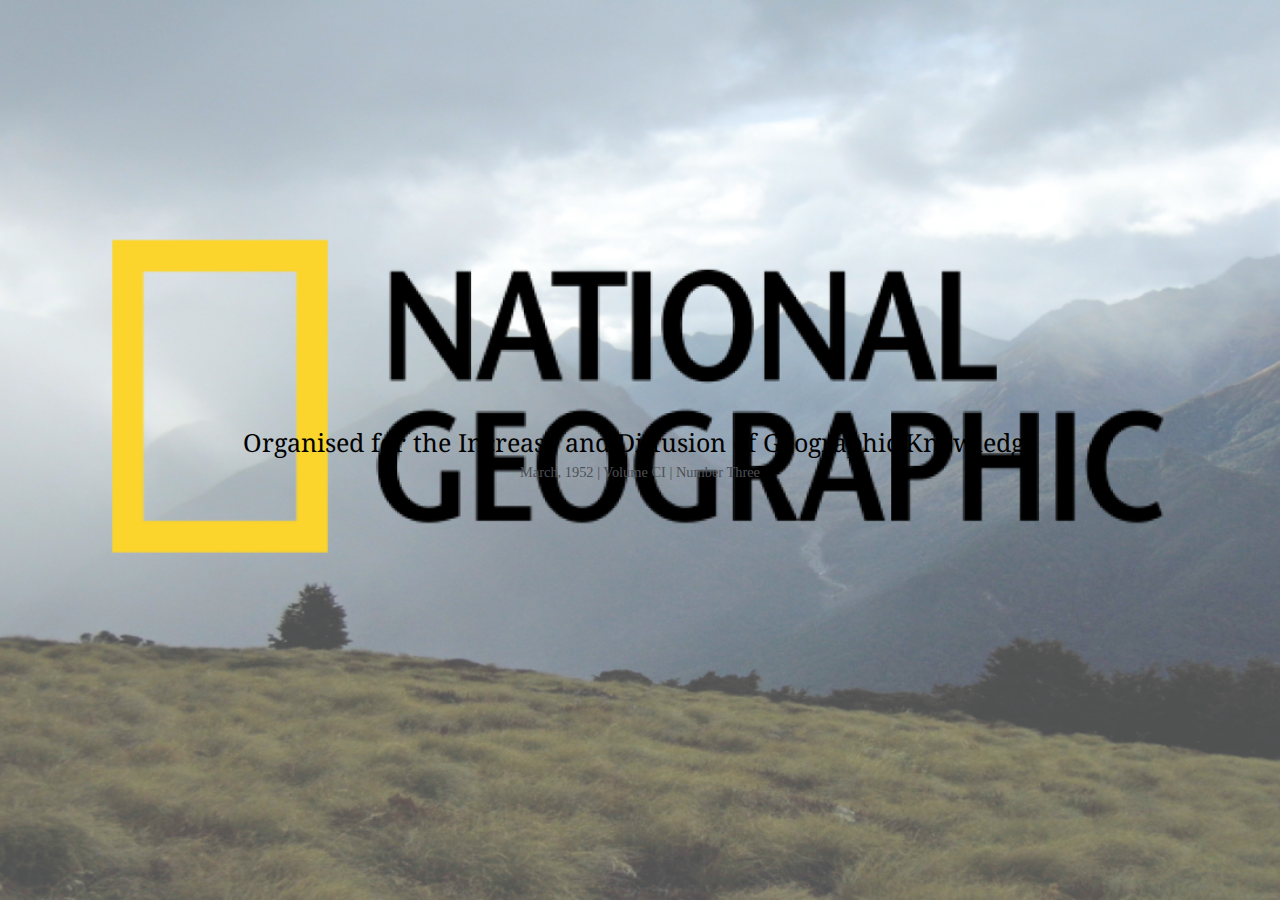
<file: 2b/title.html>
<!DOCTYPE html>
<html>
<head>
    <link rel="stylesheet" type="text/css" href="title.css" />
    <!-- Google Fonts -->
<link href='https://fonts.googleapis.com/css?family=Raleway:400,300,100' rel='stylesheet' type='text/css'>
<link href='https://fonts.googleapis.com/css?family=Droid+Serif' rel='stylesheet' type='text/css'>
</head>

<body>
    <p class="subtitle">Organised for the Increase and Diffusion of Geographic Knowledge
    <div class="issueinfo">March, 1952 | Volume CI | Number Three</div> </p>
    
    
    
</body> 
</html>
</file>
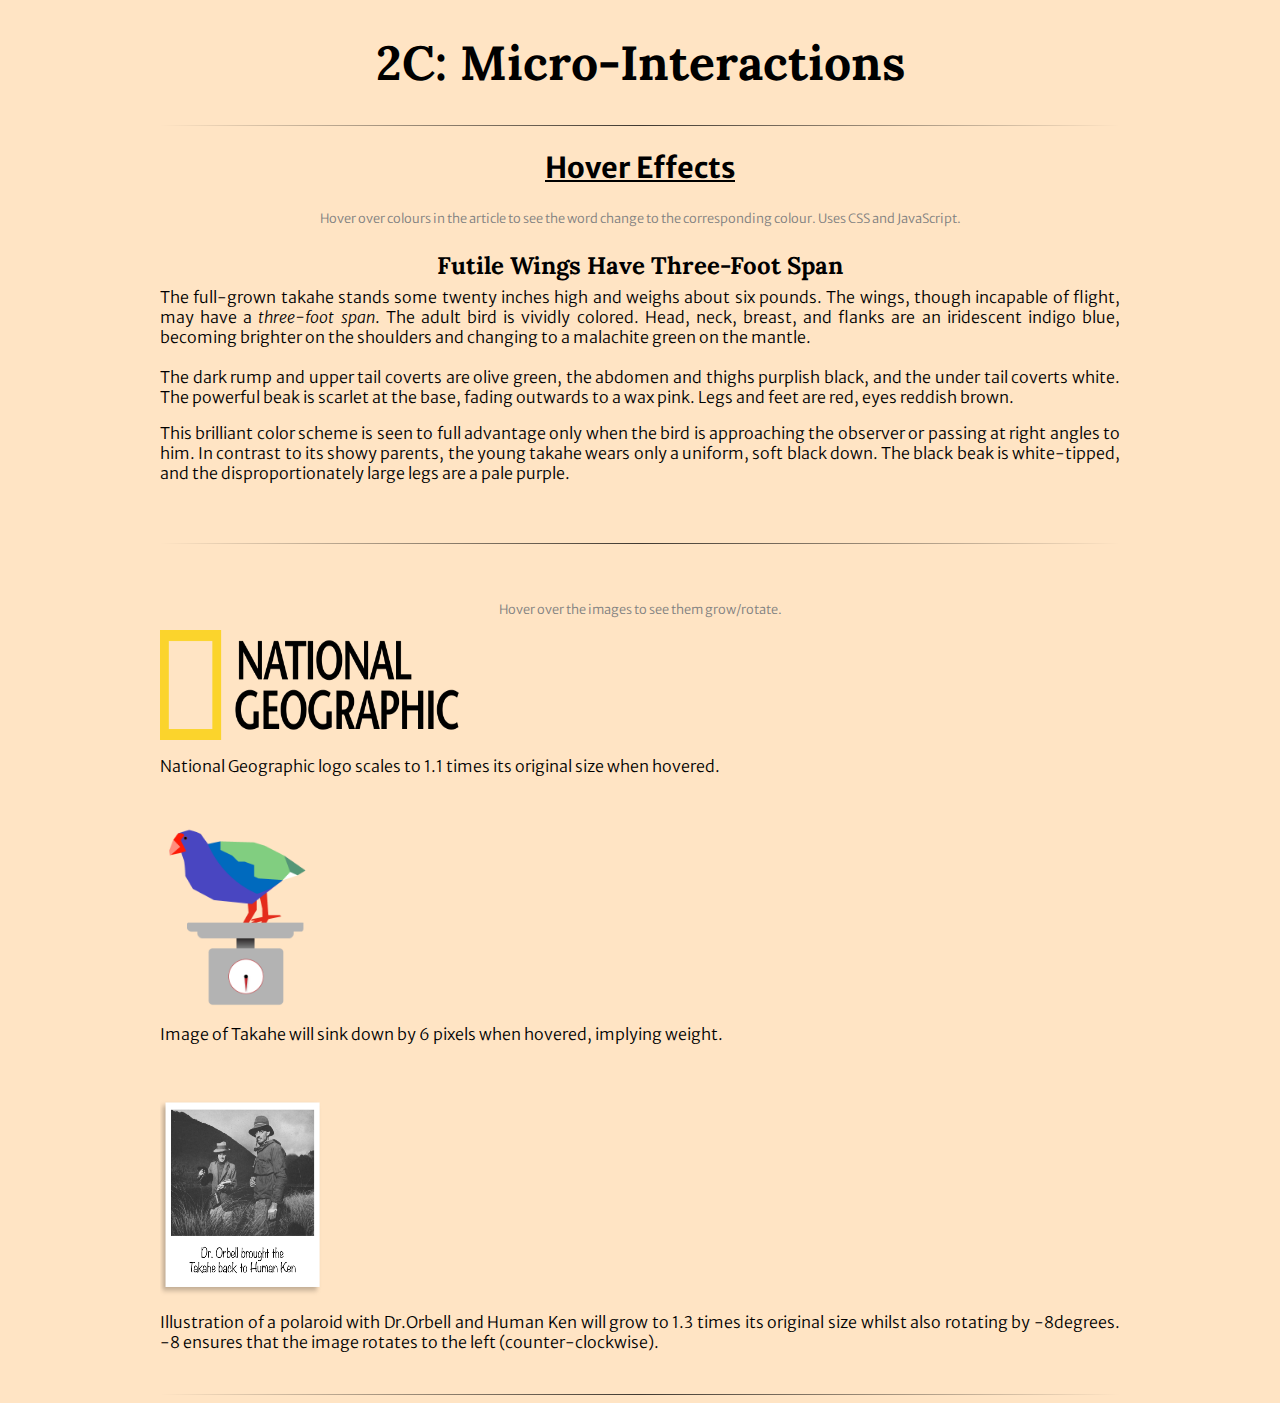
<file: 2c/hovereffects.html>
<!DOCTYPE html>
<html lang="en">
<head>
    <title>Hover Effects Prototype</title>
    <meta charset="utf-8"/>
    
<!-- GOOGLE FONTS to be used in final website-->    
    <link href='https://fonts.googleapis.com/css?family=Merriweather:300' rel='stylesheet' type='text/css'>
    <link href='https://fonts.googleapis.com/css?family=Merriweather+Sans:400,300' rel='stylesheet' type='text/css'>
    <link href='https://fonts.googleapis.com/css?family=Lora' rel='stylesheet' type='text/css'>

    
<!-- JavaScript for colour changing hover effects -->    
    <script type="text/javascript">
        document.getElementByClass('indigoblue').onmouseover.style.color = "#324AB2;';
        document.getElementByClass('green').onmouseover.style.color = "#0BDA51;';
        document.getElementByClass('olivegreen').onmouseover.style.color = "#556B2F;';
        document.getElementByClass('purplishblack').onmouseover.style.color = "#2E0854;';
        document.getElementByClass('scarlet').onmouseover.style.color = "#FF2400;';
        document.getElementByClass('waxpink').onmouseover.style.color = "#FFE1E6;';
        document.getElementByClass('red').onmouseover.style.color = "#FF0000;';
        document.getElementByClass('reddishbrown').onmouseover.style.color = "#8E2323;';
        document.getElementByClass('palepurple').onmouseover.style.color = "#B19CD9;';
        document.getElementByClass('black').onmouseover.style.color = "#000;';
</script>    
    
<style>
    body {
        margin: 0 auto;
        max-width: 960px;
        background-color: bisque;
    }
    
    h1 {
        font-family: 'Lora', serif;
        font-size: 3em;
        text-align: center;
    }
    
    h2 {
        font-family: 'Merriweather Sans', sans-serif;
        font-size: 1.8em;
        text-align: center;
        text-decoration: underline;
    }
    
    h3 {
        font-family: 'Lora', serif;
        text-align: center;
        font-size: 1.5em;
        margin-bottom: -10px;
    }
    
    p {
        font-family: 'Merriweather Sans', sans-serif;
        text-align: justify;
        font-weight: lighter;
    }
    
    .info {
        color: grey;
        font-size: 0.8em;
        text-align: center;
    }
    
    hr {
    border: 0;
    height: 1px;
    background-image: linear-gradient(to right, rgba(0, 0, 0, 0), rgba(0, 0, 0, 0.75), rgba(0, 0, 0, 0));
    }
    
/* On final website text will be white and will change to the colours below on hover */
.indigoblue:hover { 
    color: #324AB2;
}

.green:hover {
    color: #0BDA51;
}

.olivegreen:hover {
    color: #556B2F;
}

.purplishblack:hover {
    color: #2E0854;
}

.scarlet:hover {
    color: #FF2400;
}

.waxpink:hover {
    color: #FFE1E6;
}

.red:hover {
    color: #FF0000;
}

.reddishbrown:hover {
    color: #8E2323;
}

.palepurple:hover {
    color: #B19CD9;
}

.black:hover {
    color: #000;
}   
    
    
    /* CSS ANIMATIONS/TRANSITIONS/HOVER EFFECTS */
/*Images will have hover effects to add a degree of interaction to the site - from hover.css */

.hvr-grow { /* Grow on mouse hover -- plan to use on national geographic logo */
  display: inline-block;
  vertical-align: middle;
  -webkit-transform: translateZ(0);
  transform: translateZ(0);
  box-shadow: 0 0 1px rgba(0, 0, 0, 0);
  -webkit-backface-visibility: hidden;
  backface-visibility: hidden;
  -moz-osx-font-smoothing: grayscale;
  -webkit-transition-duration: 0.3s;
  transition-duration: 0.3s;
  -webkit-transition-property: transform;
  transition-property: transform;
}
.hvr-grow:hover, .hvr-grow:focus, .hvr-grow:active {
  -webkit-transform: scale(1.1);
  transform: scale(1.1);
}

.hvr-sink { /* Sink down on hover -- used on a takahe image */
  display: inline-block;
  vertical-align: middle;
  -webkit-transform: translateZ(0);
  transform: translateZ(0);
  box-shadow: 0 0 1px rgba(0, 0, 0, 0);
  -webkit-backface-visibility: hidden;
  backface-visibility: hidden;
  -moz-osx-font-smoothing: grayscale;
  -webkit-transition-duration: 0.3s;
  transition-duration: 0.3s;
  -webkit-transition-property: transform;
  transition-property: transform;
  -webkit-transition-timing-function: ease-out;
  transition-timing-function: ease-out;
}
.hvr-sink:hover, .hvr-sink:focus, .hvr-sink:active {
  -webkit-transform: translateY(6px);
  transform: translateY(6px);
}

/* Grow Rotate */
.hvr-grow-rotate { /*Grow and rotate slightly on hover -- used on dr.orbell polaroid*/
  display: inline-block;
  vertical-align: middle;
  -webkit-transform: translateZ(0);
  transform: translateZ(0);
  box-shadow: 0 0 1px rgba(0, 0, 0, 0);
  -webkit-backface-visibility: hidden;
  backface-visibility: hidden;
  -moz-osx-font-smoothing: grayscale;
  -webkit-transition-duration: 0.3s;
  transition-duration: 0.3s;
  -webkit-transition-property: transform;
  transition-property: transform;
}
.hvr-grow-rotate:hover, .hvr-grow-rotate:focus, .hvr-grow-rotate:active {
  -webkit-transform: scale(1.3) rotate(-8deg);
  transform: scale(1.3) rotate(-8deg);
}
    
</style>
</head>

    
    
    
    
<body>
    <h1>2C: Micro-Interactions</h1>
    <hr>
    
    <h2>Hover Effects</h2>

    
    
    <!-- Section of the article which will have the COLOR CHANGE HOVER -->
    <p class="info">Hover over colours in the article to see the word change to the corresponding colour. Uses CSS and JavaScript.</p>
<h3>Futile Wings Have Three-Foot Span</h3> 
            <p>The full-grown takahe stands some twenty inches high and weighs about six pounds. The wings, though incapable of flight, may have a <i>three-foot span</i>. The adult bird is vividly colored. Head, neck, breast, and flanks are an <span class="indigoblue">iridescent indigo blue</span>, becoming brighter on the shoulders and changing to a <span class="green">malachite green</span> on the mantle. <br />
<br />
                The dark rump and upper tail coverts are <span class="olivegreen">olive green</span>, the abdomen and thighs <span class="purplishblack">purplish black</span>, and the under tail coverts white. The powerful beak is <span class="scarlet">scarlet</span> at the base, fading outwards to a <span class="waxpink">wax pink</span>. Legs and feet are <span class="red">red</span>, eyes <span class="reddishbrown">reddish brown</span>.</p> 
    
    <p>This brilliant color scheme is seen to full advantage only when the bird is approaching the observer or passing at right angles to him. In contrast to its showy parents, the young takahe wears only a uniform, <span class="black">soft black down</span>. The black beak is white-tipped, and the disproportionately large legs are a <span class="palepurple">pale purple</span>.</p>
    <br />
    <br />
    <hr>
    <br />
    <br />
    
    
    
    <!-- Images throughout the website will have GROW/ROTATE HOVER EFFECTS -->
    <p class="info">Hover over the images to see them grow/rotate.</p>
    <img id="ngtitle" class="hvr-grow" src="images/nationalgeographic.png" alt="national geographic logo title" style="height: 110px; width: 300px;"> <br />
    <p>National Geographic logo scales to 1.1 times its original size when hovered.</p>
    <br />
    <br />
    
    <img id="takaheaportrait" class="hvr-sink" src="images/takaheportrait.png" alt="Close up image of Adult Takahea" style="height:180px;width:150px;">
    <p>Image of Takahe will sink down by 6 pixels when hovered, implying weight.</p>
    <br />
    <br />
    
    <img id="leftimg" class="hvr-grow-rotate" src="images/bentbilliardpipe.png" alt="Photograph of Dr Orbell and Human Ken" style="height: 200px; width: 180px">
    <p>Illustration of a polaroid with Dr.Orbell and Human Ken will grow to 1.3 times its original size whilst also rotating by -8degrees. -8 ensures that the image rotates to the left (counter-clockwise).</p>
    <br />
    <hr>
    
    
    
    
    
    
    
</body>
</html>
</file>
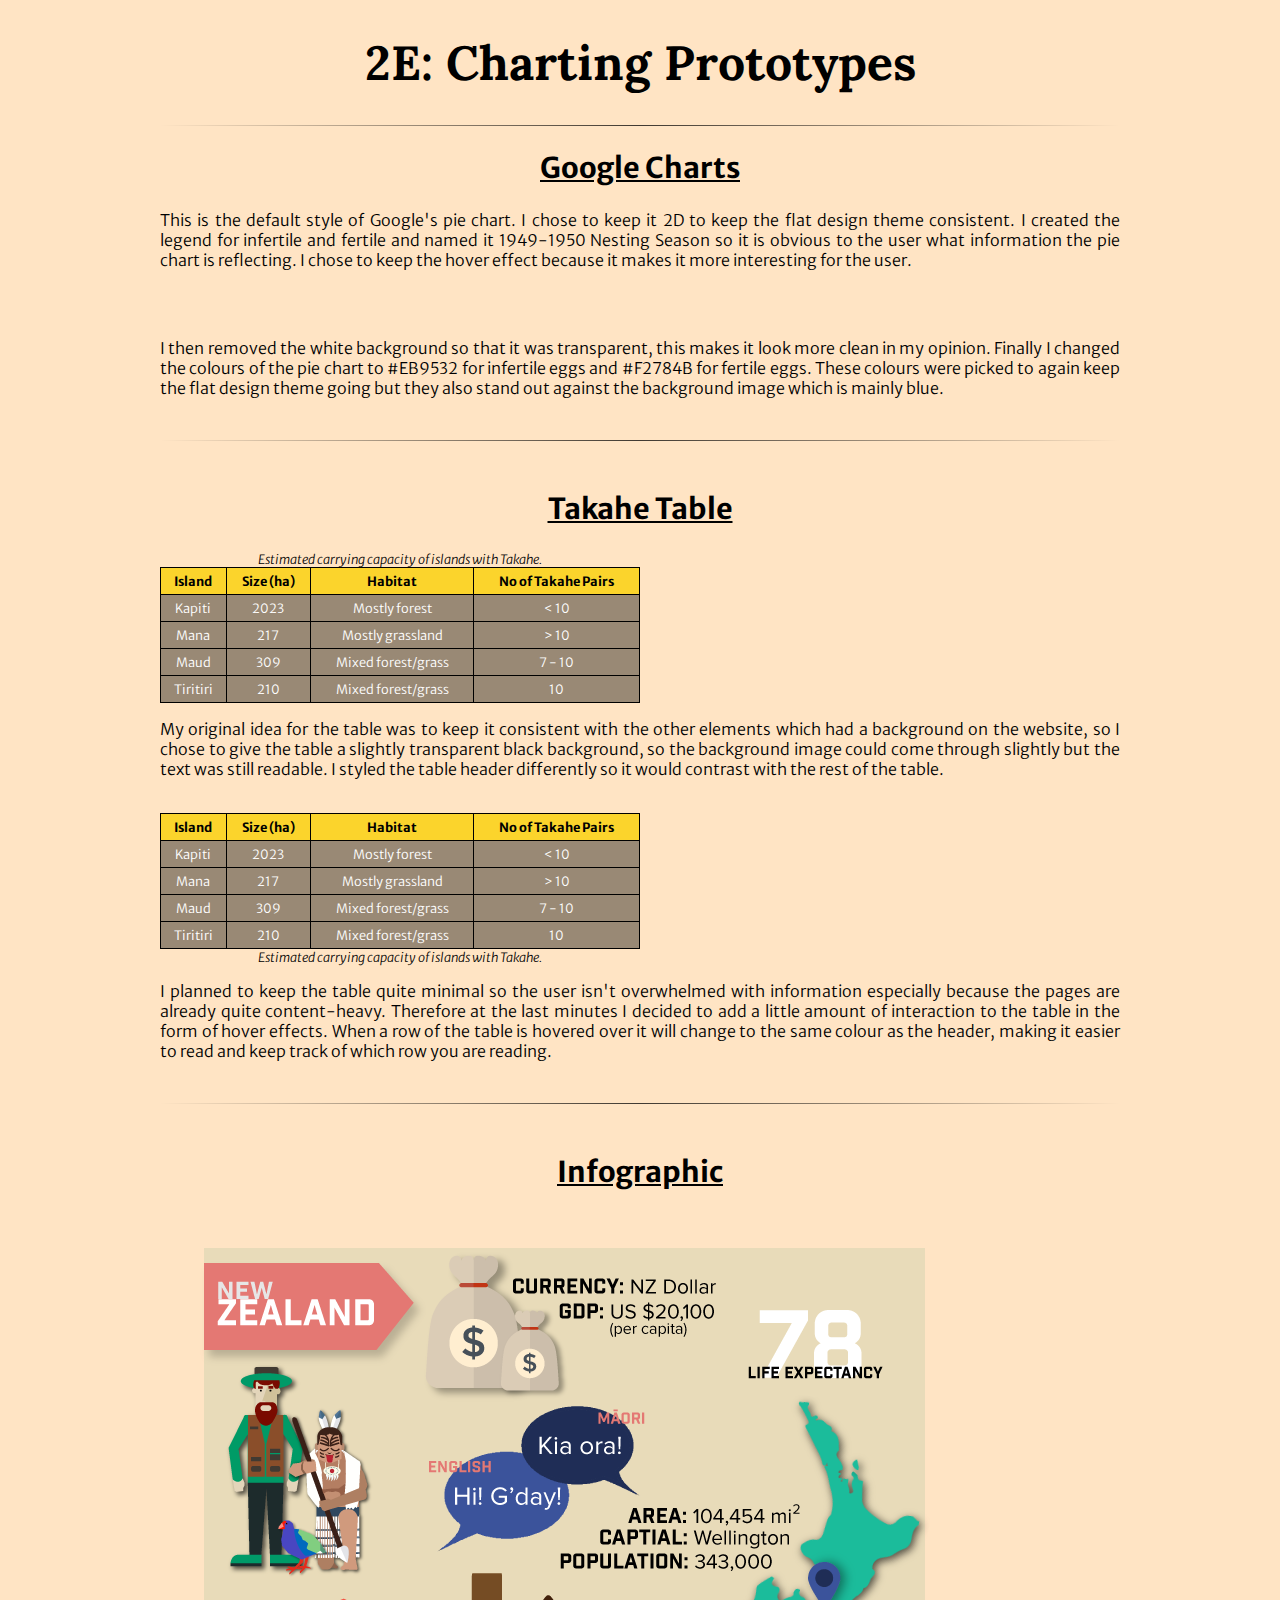
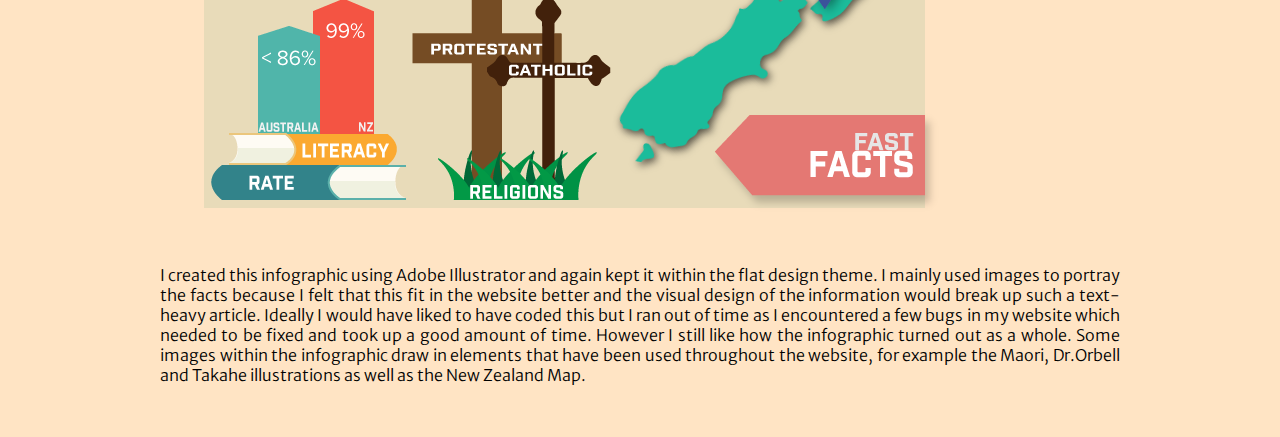
<file: 2e/charting.html>
<!DOCTYPE html>
<html lang="en">
<head>
    <title>Charting Prototype</title>
    <meta charset="utf-8"/>
    
<!-- GOOGLE FONTS to be used in final website-->    
    <link href='https://fonts.googleapis.com/css?family=Merriweather:300' rel='stylesheet' type='text/css'>
    <link href='https://fonts.googleapis.com/css?family=Merriweather+Sans:400,300' rel='stylesheet' type='text/css'>
    <link href='https://fonts.googleapis.com/css?family=Lora' rel='stylesheet' type='text/css'>

    <!-- GOOGLE CHARTS PIE CHART -->
    <script type="text/javascript" src="https://www.google.com/jsapi"></script>
    <script type="text/javascript">
      google.load("visualization", "1", {packages:["corechart"]});
      google.setOnLoadCallback(drawChart);
      function drawChart() {

        var data = google.visualization.arrayToDataTable([
          ['Eggs', 'Percentage Fertile'],
          ['Infertile',     40],
          ['Fertile',      60],
        ]);

        var options = {
            width: 400,
            height: 250,
            title: '1949 - 1950 Nesting Season',
        };

        var chart = new google.visualization.PieChart(document.getElementById('piechart1'));

        chart.draw(data, options);
      }
    </script>
    
    
<!-- GOOGLE CHARTS PIE CHART FINAL -->
    <script type="text/javascript" src="https://www.google.com/jsapi"></script>
    <script type="text/javascript">
      google.load("visualization", "1", {packages:["corechart"]});
      google.setOnLoadCallback(drawChart);
      function drawChart() {

        var data = google.visualization.arrayToDataTable([
          ['Eggs', 'Percentage Fertile'],
          ['Infertile',     40],
          ['Fertile',      60],
        ]);

        var options = {
            backgroundColor: 'transparent',
            width: 400,
            height: 250,
            title: '1949 - 1950 Nesting Season',
            colors: ['#EB9532', '#F2784B']
        };

        var chart = new google.visualization.PieChart(document.getElementById('piechart'));

        chart.draw(data, options);
      }
    </script>

    
<style>
    body {
        margin: 0 auto;
        max-width: 960px;
        background-color: bisque;
    }
    
    h1 {
        font-family: 'Lora', serif;
        font-size: 3em;
        text-align: center;
    }
    
    h2 {
        font-family: 'Merriweather Sans', sans-serif;
        font-size: 1.8em;
        text-align: center;
        text-decoration: underline;
    }
    
    h3 {
        font-family: 'Lora', serif;
        text-align: center;
        font-size: 1.5em;
        margin-bottom: -10px;
    }
    
    p {
        font-family: 'Merriweather Sans', sans-serif;
        text-align: justify;
        font-weight: lighter;
    }
    
    .info {
        color: grey;
        font-size: 0.8em;
        text-align: center;
    }
    
    hr {
    border: 0;
    height: 1px;
    background-image: linear-gradient(to right, rgba(0, 0, 0, 0), rgba(0, 0, 0, 0.75), rgba(0, 0, 0, 0));
    }
    
    /* TABLE */

    table {
        font-family: 'merriweather sans', sans-serif;
    }    

.takaheislands {    /* table on the 4th slide - carrying capacity of islands with takahe */
    width: 50%;
    background-color: rgba(0,0,0,0.4);
    border-collapse: collapse;
    color: #FFF;
    text-align: center;
    font-weight: 300;
    font-size: 0.8em;
}

.takaheislands td, .takaheislands th {
    border: 1px solid #000;
    text-align: center;
    padding: 5px;
}

.takaheislands th {
    padding: 5px;
    background-color: #fbd42c;
    color: #000;
}

caption {
    caption-side: top;
    font-weight: lighter;
    color: #000;
}
    
    /* Final version of table */
    .takaheislands2 {    /* table on the 4th slide - carrying capacity of islands with takahe */
    width: 50%;
    background-color: rgba(0,0,0,0.4);
    border-collapse: collapse;
    color: #FFF;
    text-align: center;
    font-weight: 300;
    font-size: 0.8em;
}

.takaheislands2 td, .takaheislands2 th {
    border: 1px solid #000;
    text-align: center;
    padding: 5px;
}

.takaheislands2 tr:hover {
    color: #fbd42c;
}

.takaheislands2 th {
    padding: 5px;
    background-color: #fbd42c;
    color: #000;
}

    .caption2 {
        caption-side: bottom;
    }
    
</style>
</head>

    
    
    
    
<body>
    <h1>2E: Charting Prototypes</h1>
    <hr>
    
    <h2>Google Charts</h2>
    <div id="piechart1"></div>
    <p>This is the default style of Google's pie chart. I chose to keep it 2D to keep the flat design theme consistent. I created the legend for infertile and fertile and named it 1949-1950 Nesting Season so it is obvious to the user what information the pie chart is reflecting. I chose to keep the hover effect because it makes it more interesting for the user.</p>
    <br />
    <br />
    <div id="piechart"></div>
    <p>I then removed the white background so that it was transparent, this makes it look more clean in my opinion. Finally I changed the colours of the pie chart to #EB9532 for infertile eggs and #F2784B for fertile eggs. These colours were picked to again keep the flat design theme going but they also stand out against the background image which is mainly blue.</p>
    <br />
    <hr>
    <br />
    
    <h2>Takahe Table</h2>
    <table class="takaheislands">
        <caption><i>Estimated carrying capacity of islands with Takahe.</i></caption>
        <tr>
            <th>Island</th>
            <th>Size (ha)</th>
            <th>Habitat</th>
            <th>No of Takahe Pairs</th>
        </tr>
        <tr>
            <td>Kapiti</td>
            <td>2023</td>
            <td>Mostly forest</td>
            <td>&lt; 10</td> <!--&lt; is code for '<' -->
        </tr>
        <tr>
            <td>Mana</td>
            <td>217</td>
            <td>Mostly grassland</td>
            <td>&gt; 10</td> <!--&gt; is code for'>' -->
        </tr>
        <tr>
            <td>Maud</td>
            <td>309</td>
            <td>Mixed forest/grass</td>
            <td>7 - 10</td>
        </tr>
        <tr>
            <td>Tiritiri</td>
            <td>210</td>
            <td>Mixed forest/grass</td>
            <td>10</td>
        </tr>
    </table>
    <p>My original idea for the table was to keep it consistent with the other elements which had a background on the website, so I chose to give the table a slightly transparent black background, so the background image could come through slightly but the text was still readable. I styled the table header differently so it would contrast with the rest of the table.</p>
    
    <br />
    <table class="takaheislands2">
        <caption class="caption2"><i>Estimated carrying capacity of islands with Takahe.</i></caption>
        <tr>
            <th>Island</th>
            <th>Size (ha)</th>
            <th>Habitat</th>
            <th>No of Takahe Pairs</th>
        </tr>
        <tr>
            <td>Kapiti</td>
            <td>2023</td>
            <td>Mostly forest</td>
            <td>&lt; 10</td> <!--&lt; is code for '<' -->
        </tr>
        <tr>
            <td>Mana</td>
            <td>217</td>
            <td>Mostly grassland</td>
            <td>&gt; 10</td> <!--&gt; is code for'>' -->
        </tr>
        <tr>
            <td>Maud</td>
            <td>309</td>
            <td>Mixed forest/grass</td>
            <td>7 - 10</td>
        </tr>
        <tr>
            <td>Tiritiri</td>
            <td>210</td>
            <td>Mixed forest/grass</td>
            <td>10</td>
        </tr>
    </table>
    <p>I planned to keep the table quite minimal so the user isn't overwhelmed with information especially because the pages are already quite content-heavy. Therefore at the last minutes I decided to add a little amount of interaction to the table in the form of hover effects. When a row of the table is hovered over it will change to the same colour as the header, making it easier to read and keep track of which row you are reading.</p>
    <br />
    <hr>
    <br />
    <h2>Infographic</h2>
    <img src="images/infographic.png" alt="New Zealand Infographic">
    <p>I created this infographic using Adobe Illustrator and again kept it within the flat design theme. I mainly used images to portray the facts because I felt that this fit in the website better and the visual design of the information would break up such a text-heavy article. Ideally I would have liked to have coded this but I ran out of time as I encountered a few bugs in my website which needed to be fixed and took up a good amount of time. However I still like how the infographic turned out as a whole. Some images within the infographic draw in elements that have been used throughout the website, for example the Maori, Dr.Orbell and Takahe illustrations as well as the New Zealand Map.</p>
    <br />
    <br />
    
    
    
    
    
    
</body>
</html>
</file>
<file: 2b/title.css>
body {
    background-image: url("images/titlebg.png");
     background-position: center center; /* Keeps image centered vertically and horizontally */ 
    background-repeat: no-repeat;
    background-attachment: fixed; /* Stops image moving when scrolling through content */
    background-size: cover; /* Scales image based on container size */
    color: #ffffff;
    overflow: hidden; /* Stops user being able to scroll */
}

.subtitle {
    font-family: 'Droid Serif', serif;
    text-align: center;
    color: #000;
    margin-top: 425px;
    font-size: 25px;
    
    -webkit-animation: fadein 3s; /* Safari, Chrome and Opera > 12.1 */
       -moz-animation: fadein 3s; /* Firefox < 16 */
        -ms-animation: fadein 3s; /* Internet Explorer */
         -o-animation: fadein 3s; /* Opera < 12.1 */
            animation: fadein 3s;
}

@keyframes fadein {
    from { opacity: 0; }
    to   { opacity: 1; }
}


.issueinfo {
    text-align: center;
    color: #4e5056;
    font-size: 90%;
    margin-top: -20px;
    
    -webkit-animation: fadein 5s; /* Safari, Chrome and Opera > 12.1 */
       -moz-animation: fadein 5s; /* Firefox < 16 */
        -ms-animation: fadein 5s; /* Internet Explorer */
         -o-animation: fadein 5s; /* Opera < 12.1 */
            animation: fadein 5s;
    
}
</file>
